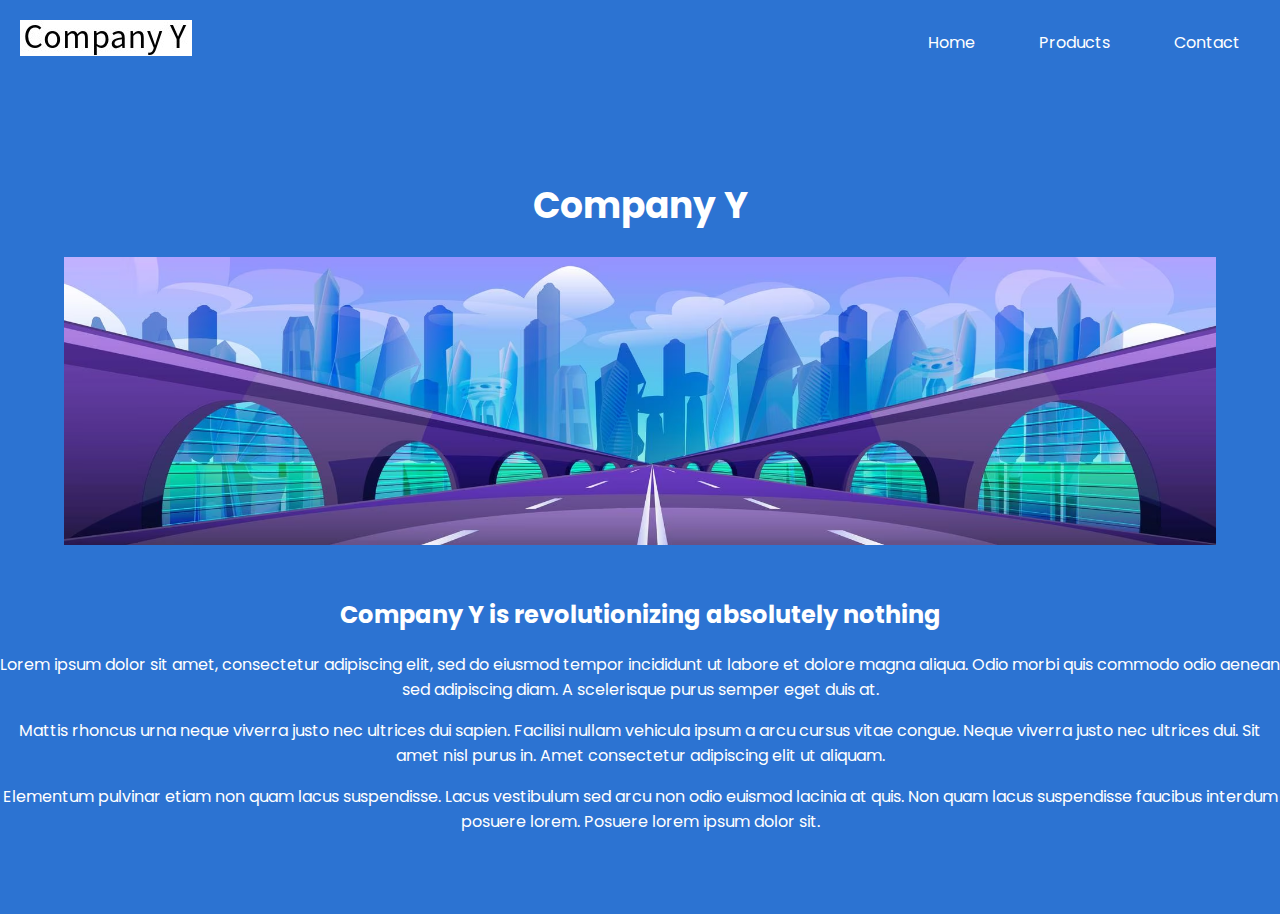
<file: index.html>
<!DOCTYPE html>
<html lang="en">
  <head>
    <meta charset="UTF-8" />
    <meta name="viewport" content="width=device-width, initial-scale=1.0" />
    <link rel="icon" type="image/x-icon" href="assets/favicon.ico">
    <title>Company Y</title>
    <link rel="stylesheet" href="main.css" />
    <script src="https://code.jquery.com/jquery-1.10.2.js"></script>
    <script src="main.js"></script>
  </head>

  <body>

    <div id="nav-file"></div>

    <header>
      <h1 id="header-h1">Company Y</h1>
      <h1 id="header-h1"></h1>
      <img src="assets/company.jpg" alt="" id="header-img" />
    </header>
    <main-text class="main-text">
      <h2>Company Y is revolutionizing absolutely nothing</h2>
      <p>
        Lorem ipsum dolor sit amet, consectetur adipiscing elit, sed do eiusmod
        tempor incididunt ut labore et dolore magna aliqua. Odio morbi quis
        commodo odio aenean sed adipiscing diam. A scelerisque purus semper eget
        duis at.
      </p>
      <p>
        Mattis rhoncus urna neque viverra justo nec ultrices dui sapien.
        Facilisi nullam vehicula ipsum a arcu cursus vitae congue. Neque viverra
        justo nec ultrices dui. Sit amet nisl purus in. Amet consectetur
        adipiscing elit ut aliquam.
      </p>
      <p>
        Elementum pulvinar etiam non quam lacus suspendisse. Lacus vestibulum
        sed arcu non odio euismod lacinia at quis. Non quam lacus suspendisse
        faucibus interdum posuere lorem. Posuere lorem ipsum dolor sit.
      </p>
    </main-text>

    <section class="gallery"></section>
  </body>
</html>
</file>
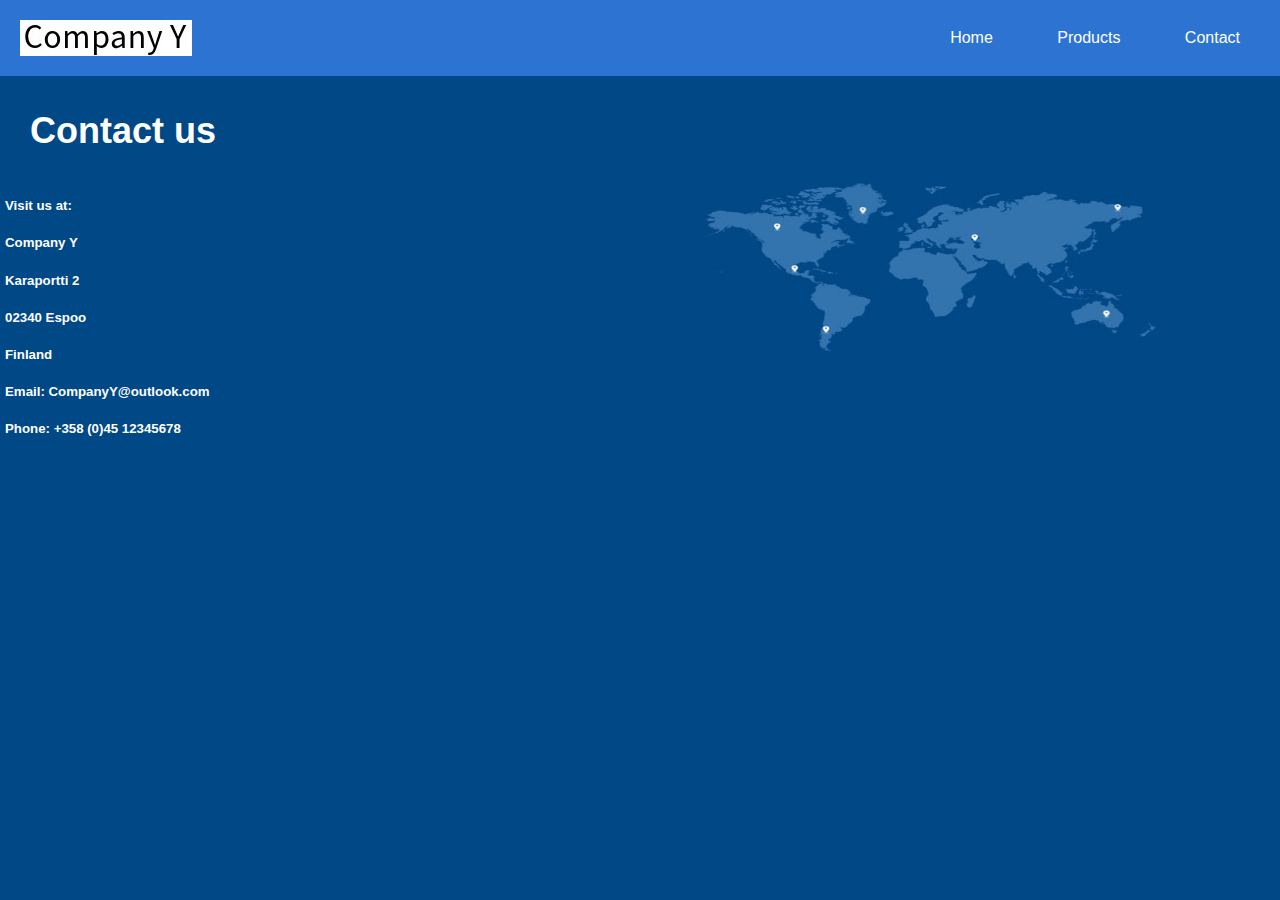
<file: contact.html>
<html lang="en">
  <head>
    <meta charset="UTF-8" />
    <meta name="viewport" content="width=device-width, initial-scale=1.0" />
    <title>Company Y</title>
    <link rel="icon" type="image/x-icon" href="assets/favicon.ico">
    <link rel="stylesheet" href="contact.css" />
    <script src="https://code.jquery.com/jquery-1.10.2.js"></script>
    <script src="main.js"></script>
  </head>
  <body>
    <div id="nav-file"></div>
    <header>
      <h1>Contact us</h1>
    </header>
    <main>
      <div id="contact-info">
        <h5>Visit us at:</h5>
        <h5>Company Y</h5>
        <h5>Karaportti 2</h5>
        <h5>02340 Espoo</h5>
        <h5>Finland</h5>
        <h5>Email: CompanyY@outlook.com</h5>
        <h5>Phone: +358 (0)45 12345678</h5>
      </div>
      <img src="assets/map.jpg" alt="Map of the location" id="map" />
    </main>
  </body>
</html>
</file>
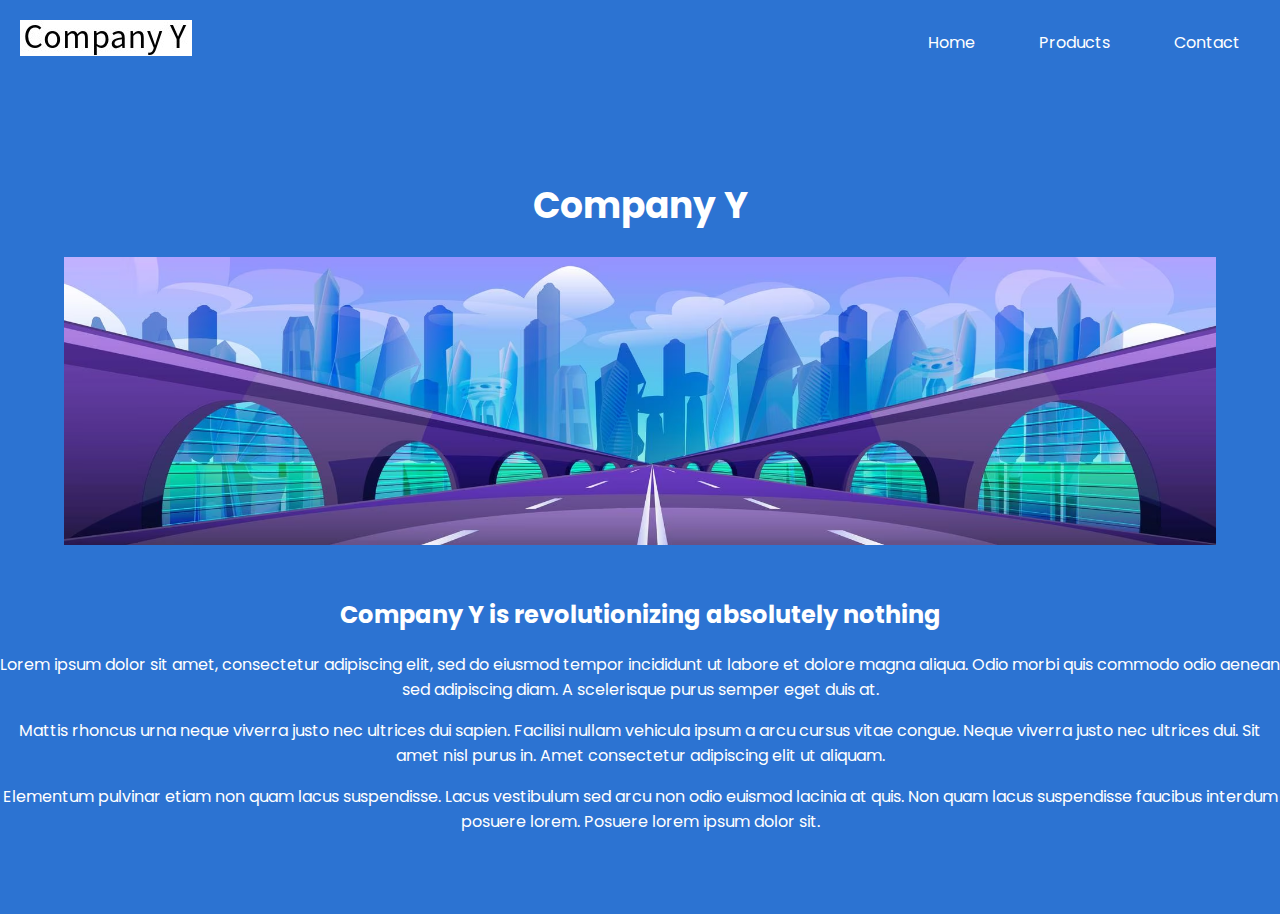
<file: main.html>
<!DOCTYPE html>
<html lang="en">
  <head>
    <meta charset="UTF-8" />
    <meta name="viewport" content="width=device-width, initial-scale=1.0" />
    <title>Company Y</title>
    <link rel="stylesheet" href="main.css" />
    <script src="https://code.jquery.com/jquery-1.10.2.js"></script>
    <script src="main.js"></script>
  </head>

  <body>

    <div id="nav-file"></div>

    <header>
      <h1 id="header-h1">Company Y</h1>
      <h1 id="header-h1"></h1>
      <img src="assets/company.jpg" alt="" id="header-img" />
    </header>
    <main-text class="main-text">
      <h2>Company Y is revolutionizing absolutely nothing</h2>
      <p>
        Lorem ipsum dolor sit amet, consectetur adipiscing elit, sed do eiusmod
        tempor incididunt ut labore et dolore magna aliqua. Odio morbi quis
        commodo odio aenean sed adipiscing diam. A scelerisque purus semper eget
        duis at.
      </p>
      <p>
        Mattis rhoncus urna neque viverra justo nec ultrices dui sapien.
        Facilisi nullam vehicula ipsum a arcu cursus vitae congue. Neque viverra
        justo nec ultrices dui. Sit amet nisl purus in. Amet consectetur
        adipiscing elit ut aliquam.
      </p>
      <p>
        Elementum pulvinar etiam non quam lacus suspendisse. Lacus vestibulum
        sed arcu non odio euismod lacinia at quis. Non quam lacus suspendisse
        faucibus interdum posuere lorem. Posuere lorem ipsum dolor sit.
      </p>
    </main-text>

    <section class="gallery"></section>
  </body>
</html>
</file>
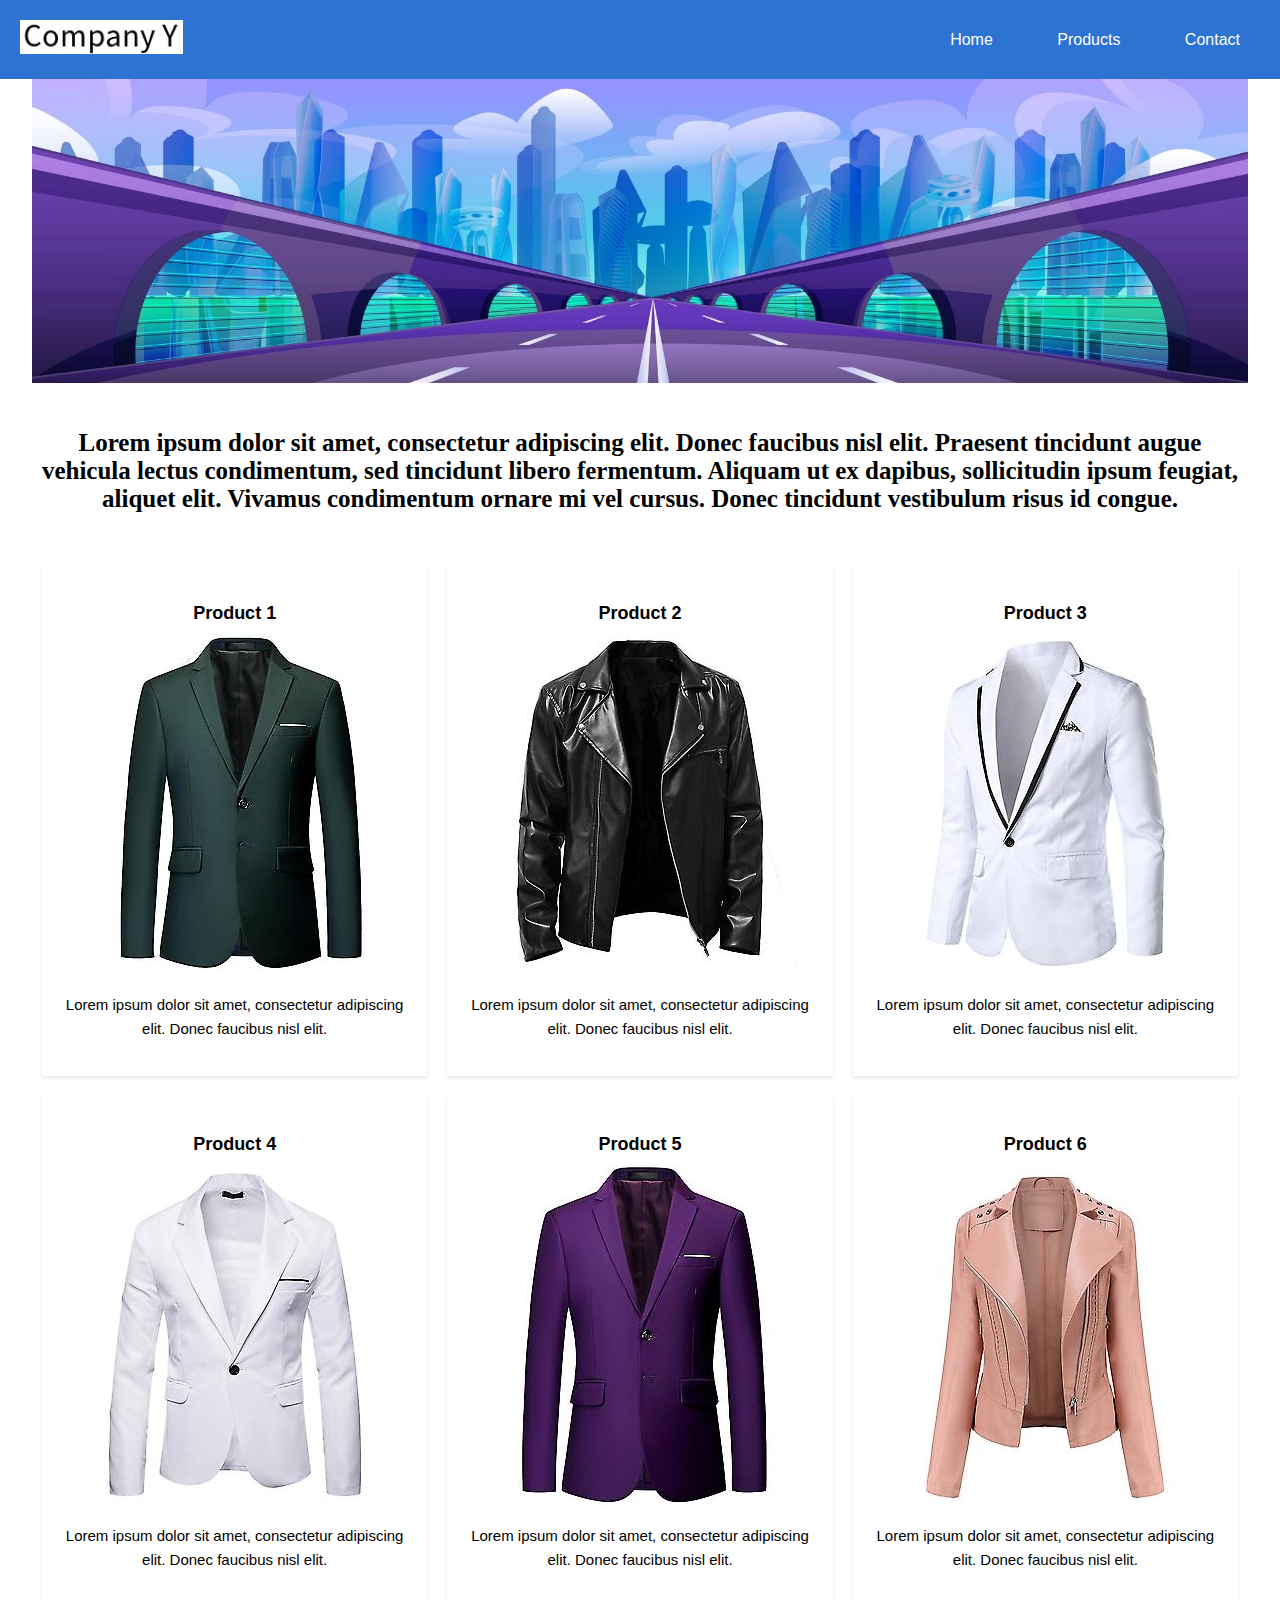
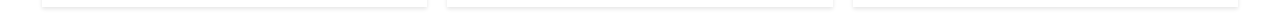
<file: products.html>
<!DOCTYPE html>
<html lang="en">
  <head>
    <meta charset="UTF-8" />
    <meta name="viewport" content="width=device-width, initial-scale=1.0" />
    <title>Company Y</title>
    <link rel="icon" type="image/x-icon" href="assets/favicon.ico">
    <link rel="stylesheet" href="products.css" />
    <script src="https://code.jquery.com/jquery-1.10.2.js"></script>
    <script src="main.js"></script>
  </head>
  <body>
    <div id="nav-file"></div>
    <section class="pre-products">
      <img src="assets/company.jpg" alt="Company Y logo" id="logo" />
      <h5 id="product-intro">
        Lorem ipsum dolor sit amet, consectetur adipiscing elit. Donec faucibus
        nisl elit. Praesent tincidunt augue vehicula lectus condimentum, sed
        tincidunt libero fermentum. Aliquam ut ex dapibus, sollicitudin ipsum
        feugiat, aliquet elit. Vivamus condimentum ornare mi vel cursus. Donec
        tincidunt vestibulum risus id congue.
      </h5>
    </section>
    <section class="card">
      <div class="cards">
        <h3 class="card-title">Product 1</h3>
        <img src="assets/suit1.jpg" alt="Sample" />
        <p class="card-text">
          Lorem ipsum dolor sit amet, consectetur adipiscing elit. Donec
          faucibus nisl elit.
        </p>
      </div>
      <div class="cards">
        <h3 class="card-title">Product 2</h3>
        <img src="assets/suit2.jpg" alt="Sample" />
        <p class="card-text">
          Lorem ipsum dolor sit amet, consectetur adipiscing elit. Donec
          faucibus nisl elit.
        </p>
      </div>
      <div class="cards">
        <h3 class="card-title">Product 3</h3>
        <img src="assets/suit3.jpg" alt="Sample" />
        <p class="card-text">
          Lorem ipsum dolor sit amet, consectetur adipiscing elit. Donec
          faucibus nisl elit.
        </p>
      </div>
      <div class="cards">
        <h3 class="card-title">Product 4</h3>
        <img src="assets/suit4.jpg" alt="Sample" />
        <p class="card-text">
          Lorem ipsum dolor sit amet, consectetur adipiscing elit. Donec
          faucibus nisl elit.
        </p>
      </div>
      <div class="cards">
        <h3 class="card-title">Product 5</h3>
        <img src="assets/suit5.jpg" alt="Sample" />
        <p class="card-text">
          Lorem ipsum dolor sit amet, consectetur adipiscing elit. Donec
          faucibus nisl elit.
        </p>
      </div>
      <div class="cards">
        <h3 class="card-title">Product 6</h3>
        <img src="assets/suit6.jpg" alt="Sample" />
        <p class="card-text">
          Lorem ipsum dolor sit amet, consectetur adipiscing elit. Donec
          faucibus nisl elit.
        </p>
      </div>
    </section>
  </body>
</html>
</file>
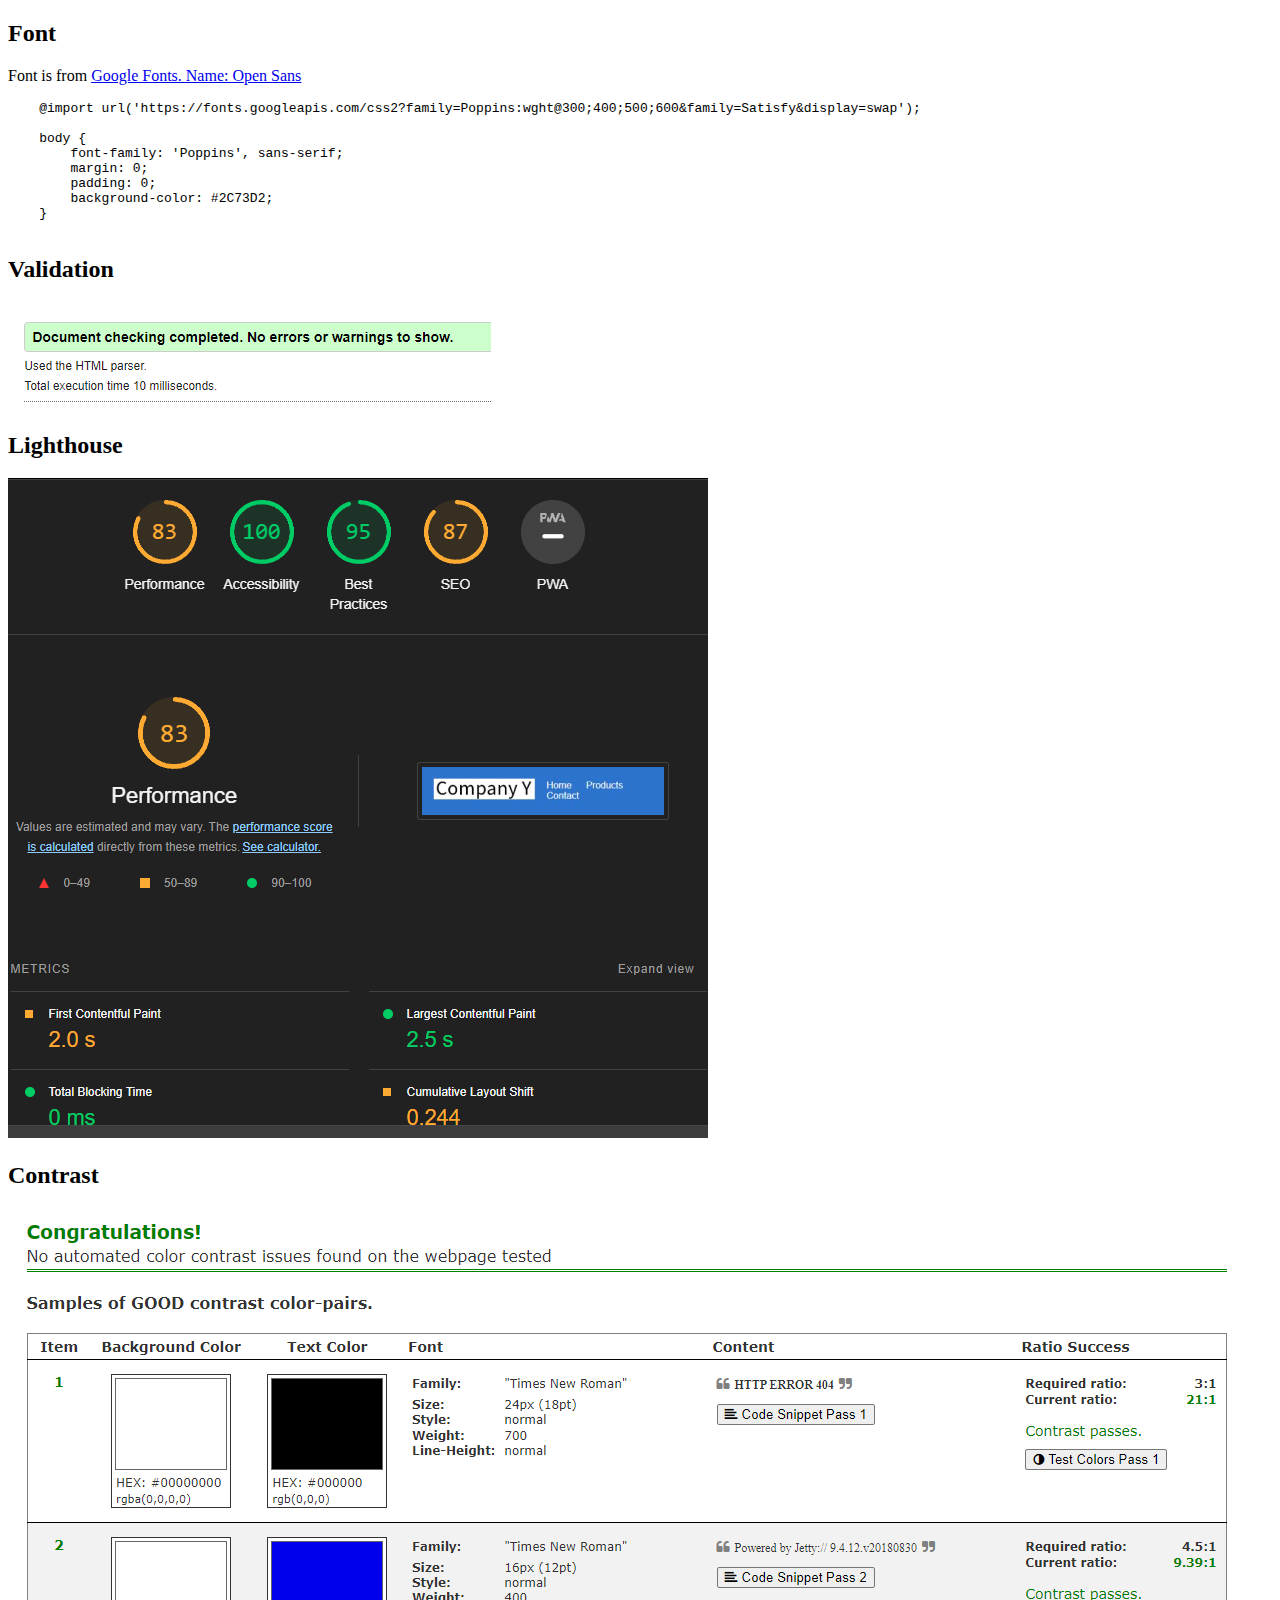
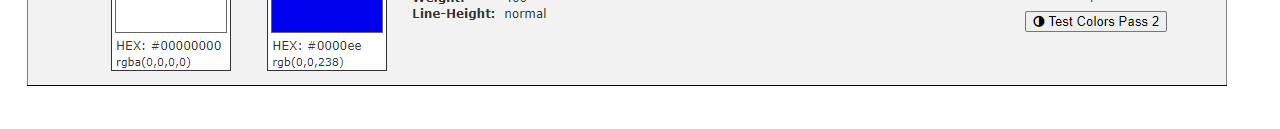
<file: results.html>
<!DOCTYPE html>
<html lang="en">
<head>
    <meta charset="UTF-8">
    <title>Results</title>
</head>
<body>
<h2>Font</h2>
<p>Font is from <a href="https://fonts.googleapis.com/css2?family=Poppins:wght@300;400;500;600&family=Satisfy&display=swap">Google Fonts. Name: Open Sans</a></p>
<pre>
    @import url('https://fonts.googleapis.com/css2?family=Poppins:wght@300;400;500;600&family=Satisfy&display=swap');

    body {
        font-family: 'Poppins', sans-serif;
        margin: 0;
        padding: 0;
        background-color: #2C73D2;
    }
    
</pre>
<h2>Validation</h2>
<p>
    <img src="assets/validator.png" alt="valid">
</p>
<h2>Lighthouse</h2>
<p>
    <img src="assets/lighthouse.png" alt="lighthouse">
</p>
<h2>Contrast</h2>
<p>
    <img src="assets/colortest.png" alt="contrast">
</p>

</body>
</html>
</file>
<file: main.css>
@import url('https://fonts.googleapis.com/css?family=Open+Sans&display=swap');
@import url('https://fonts.googleapis.com/css2?family=Poppins:wght@300;400;500;600&family=Satisfy&display=swap');

body {
    font-family: 'Poppins', sans-serif;
    margin: 0;
    padding: 0;
    background-color: #2C73D2;
}

header {
    width: 100%;
    min-height: 100%;
    color: #fff;
    text-align: center;
    padding-top: 70px;
    overflow: hidden;
}

#header-img {
    width: 90%;
    height: auto;
}

h1 {
    font-size: 36px;
}



/* Gallery section */

.image-section {
    text-align: center;
    padding: 40px;
}

.image-section img {
    max-width: 100%;
    height: auto;
}


.main-text {
    text-align: center;
    color: white;
    padding: 40px;
}
</file>
<file: contact.css>
@import url('https://fonts.googleapis.com/css?family=Open+Sans&display=swap');

body {
    font-family: Arial, sans-serif;
    margin: 0;
    padding: 0;
    background-color: #004886;
}

header {
    height: 10%;
    color: #fff;
    text-align: left;
    padding-top: 10px;
    padding-left: 30px;
}


h1 {
    font-size: 36px;
}

main {
    display: flex;
    flex-direction: column;
    justify-content: flex-start;
    align-items: stretch;
    color: white;

}
#contact-info {
    padding-left: 5px;
}

#map {
    width: 100%;
    height: auto;
}

@media only screen and (min-width: 768px) {
    main {
      flex-direction: row;
      justify-content: space-between;
      max-height: 30%;
      text-align: left;
    }
  
    #map {
      width: 700px;
      height: 182px;
    }
  }
</file>
<file: products.css>
body {
  font-family: Arial, sans-serif;
  margin: 0;
  padding: 0;
  background-color: white;
}

.pre-products {
  text-align: center;
  height: auto;
  font-family: 'Open Sans',serif;
}

#logo {
  max-width: 95%;
  align-items: center;
}

#product-intro {
  font-size: 25px;
  text-align: center;
  padding-left: 3%;
  padding-right: 3%;
}

.card {
  max-width: 95%;
  margin: 0 auto;
  display: flex;
  flex-wrap: wrap;
  justify-content: space-between;
}
.cards {
  flex-basis: calc(33.33% - 20px);
  background-color: #fff;
  margin: 10px;
  padding: 20px;
  box-sizing: border-box;
  text-align: center;
  box-shadow: 0 2px 4px rgba(0, 0, 0, 0.1);
}

.card-body {
  background-color: #fcf5ea;
}
.card-title {
  font-size: 18px;
  margin-bottom: 10px;
}
img {
  max-width: 100%;
  height: auto;
}


.card-text {
  
  font-size: 15px;
  max-width: 23w;
  overflow-wrap: break-word;
  font-weight: 300;
  line-height: 1.6;
}
</file>
